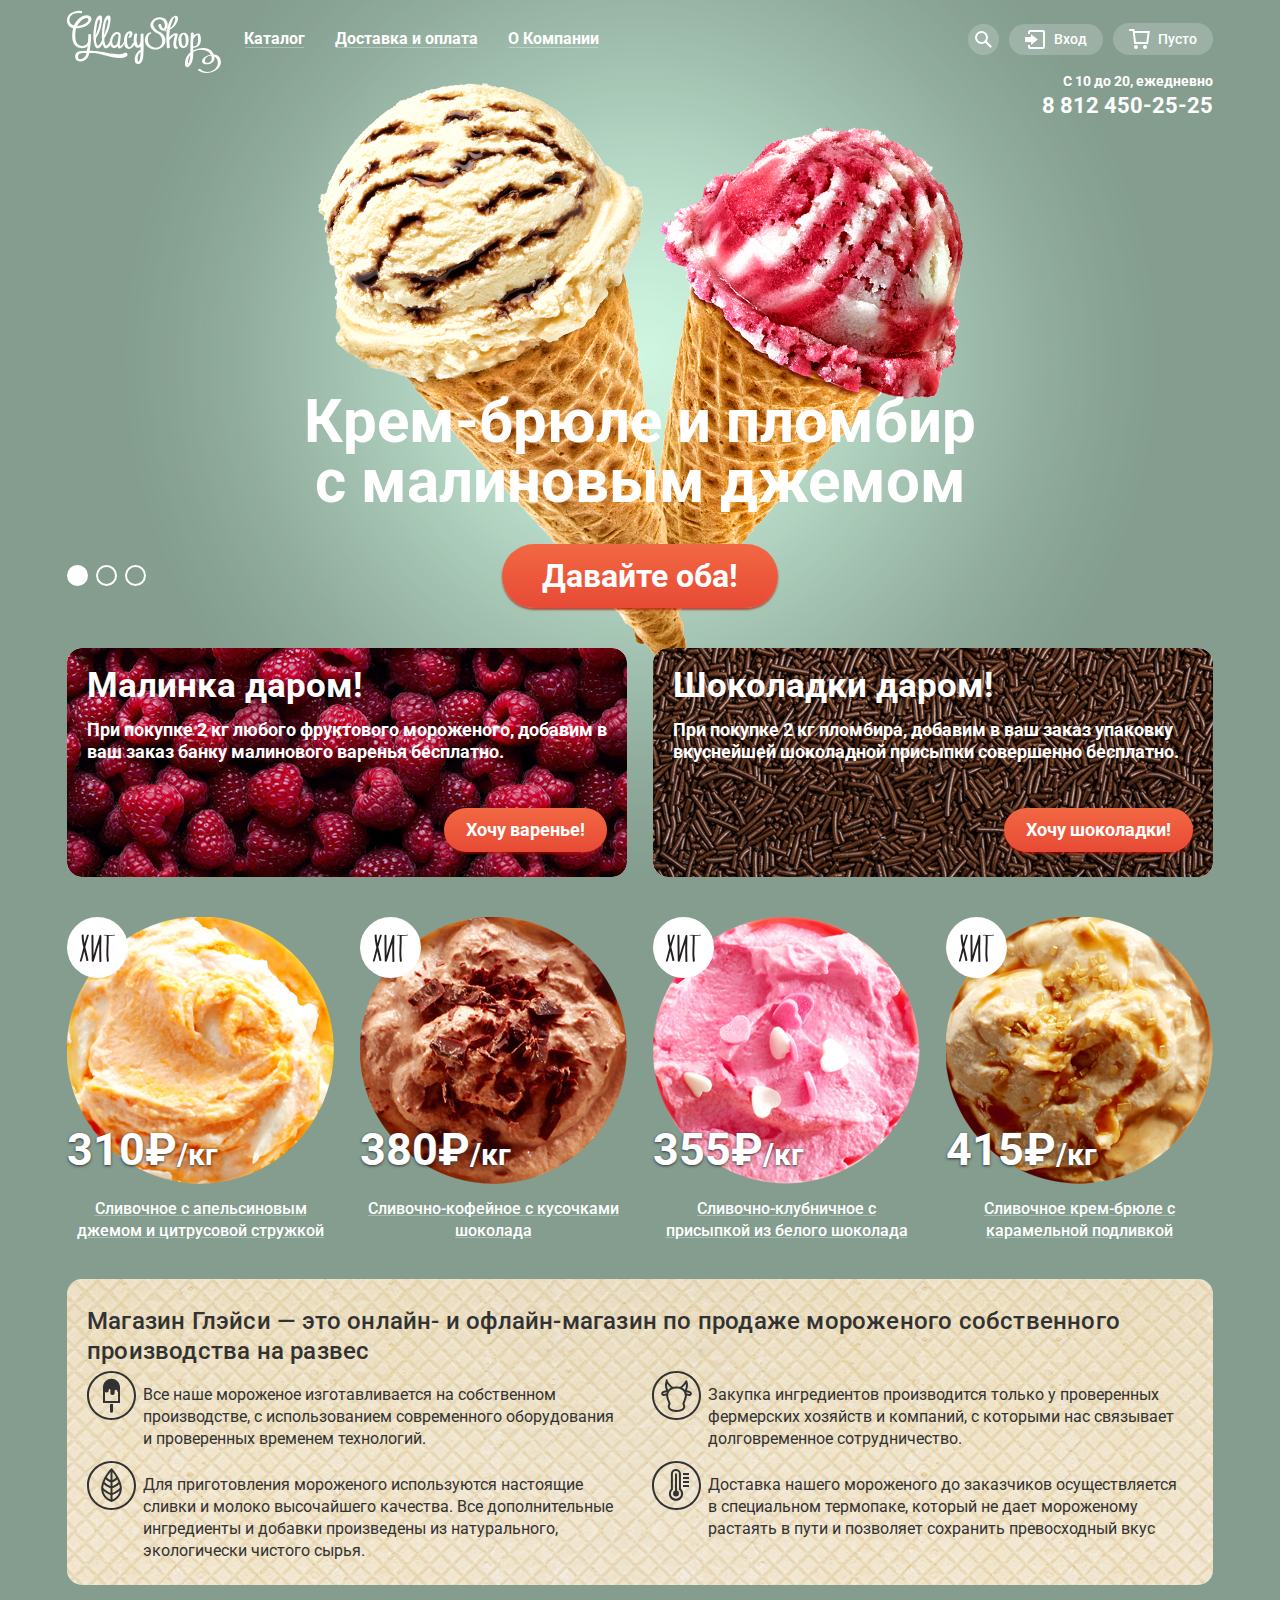
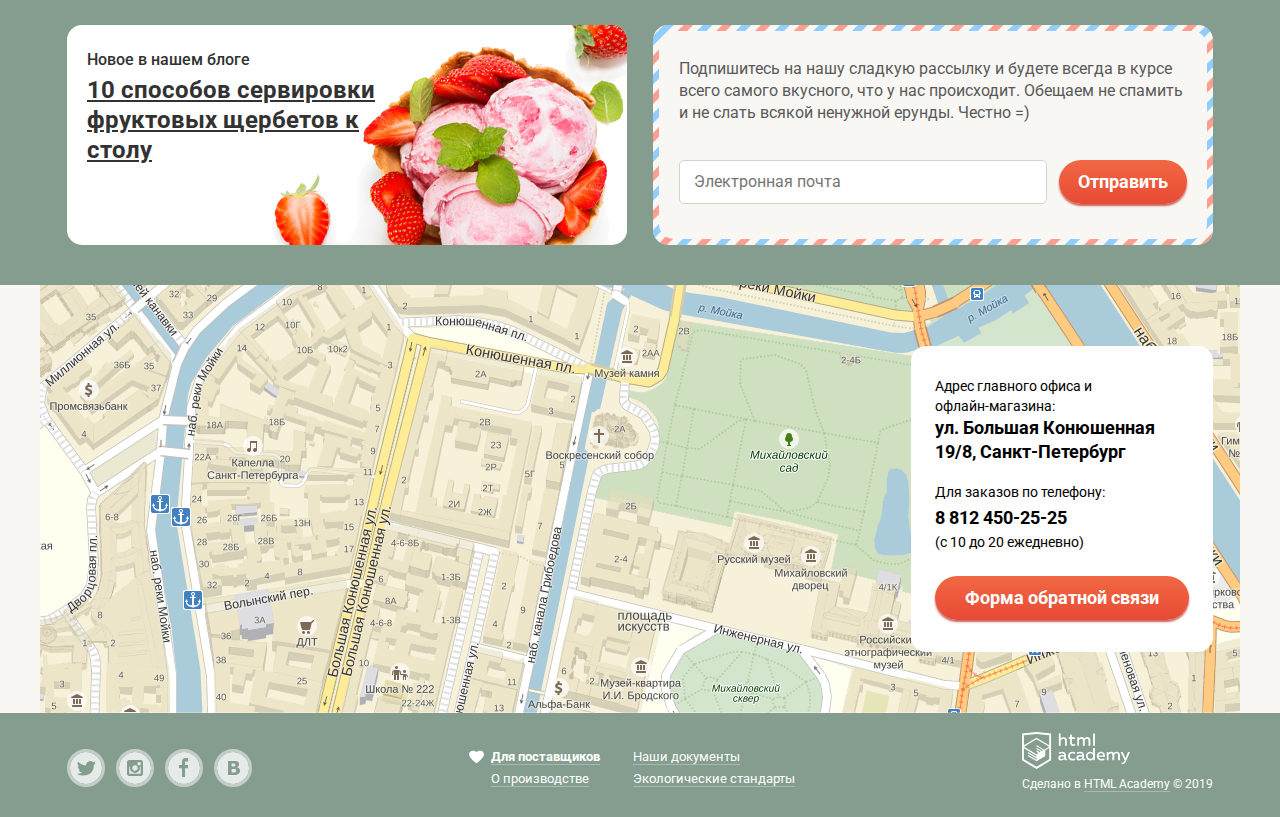
<file: index.html>
<!DOCTYPE html>
<html lang="ru">
    <head>
        <meta charset="utf-8">
        <meta name="format-detection" content="telephone=no">
        <title>HTML Academy: Глейси</title>
        <link href="https://fonts.googleapis.com/css?family=Roboto:400,500,700&amp;subset=cyrillic" rel="stylesheet">
        <link href="css/normalize.css" rel="stylesheet">
        <link href="css/style.min.css" rel="stylesheet">
    </head>
    <body>
        <input class="visually-hidden slider-input" type="radio" id="product-1" name="toggle" checked>
        <input class="visually-hidden slider-input" type="radio" id="product-2" name="toggle">
        <input class="visually-hidden slider-input" type="radio" id="product-3" name="toggle">
        <div class="slides">
            <header class="main-header container">
                <div class="center-wrapper">
                    <nav class="main-navigation">
                        <a class="main-header-logo">
                            <img src="img/icon_logo.svg" alt="Логотип магазина мороженого &quot;Глэйси&quot;" width="154" height="64">
                        </a>
                        <ul class="site-navigation">
                            <li class="site-navigation-item"><a class="site-navigation-link" href="cream.html">Каталог</a>
                                <ul class="catalog-navigation">
                                    <li class="catalog-navigation-item catalog-navigation-new">
                                        <a href="#">Новинки</a>
                                    </li>
                                    <li class="catalog-navigation-item">
                                        <a href="cream.html">Сливочное</a>
                                    </li>
                                    <li class="catalog-navigation-item">
                                        <a href="#">Щербеты</a>
                                    </li>
                                    <li class="catalog-navigation-item">
                                        <a href="#">Фруктовый лед</a>
                                    </li>
                                    <li class="catalog-navigation-item">
                                        <a href="#">Мелорин</a>
                                    </li>
                                </ul>
                            </li>
                            <li class="site-navigation-item">
                                <a class="site-navigation-link" href="#">Доставка и оплата</a>
                            </li>
                            <li class="site-navigation-item">
                                <a class="site-navigation-link" href="#">О Компании</a>
                            </li>
                        </ul>
                    </nav>
                    <div class="main-select">
                        <div class="main-select-btn">
                            <a class="main-select-link search-link" href="#">
                                <span class="visually-hidden">Поиск</span>
                                <svg xmlns="http://www.w3.org/2000/svg" xmlns:xlink="http://www.w3.org/1999/xlink" width="17" height="17" viewBox="0 0 17 17"><path fill="currentColor" d="M16.958 15.527L11.75 10.32A6.455 6.455 0 0 0 13 6.5 6.5 6.5 0 1 0 6.5 13a6.465 6.465 0 0 0 3.839-1.263l5.205 5.204 1.414-1.414zM6.5 11C4.019 11 2 8.981 2 6.5S4.019 2 6.5 2 11 4.019 11 6.5 8.981 11 6.5 11z"/></svg>
                            </a>
                            <div class="main-select-position">
                                <div class="search">
                                    <form action="/echo" method="post">
                                        <label class="visually-hidden" for="search">Поиск</label>
                                        <input class="input" type="search" name="search" placeholder="Что ищем?" id="search">
                                    </form>
                                </div>
                            </div>
                        </div>
                        <div class="main-select-btn">
                            <a class="main-select-link" href="#">
                                <svg xmlns="http://www.w3.org/2000/svg" xmlns:xlink="http://www.w3.org/1999/xlink" width="21" height="19" viewBox="0 0 21 19"><g fill="currentColor"><path d="M6 14.875L12.917 9.5 6 4.125v2.917H-.042v4.917H6z"/><path d="M18 0H5C3.9 0 3 .9 3 2v2h2V2h13v15H5v-2H3v2c0 1.1.9 2 2 2h13c1.1 0 2-.9 2-2V2c0-1.1-.9-2-2-2z"/></g></svg>
                                Вход
                            </a>
                            <div class="main-select-position">
                                <div class="login">
                                    <form class="form-login" action="/echo" method="post">
                                        <label class="visually-hidden" for="email">Электронная почта</label>
                                        <input class="input" type="email" name="email" placeholder="Электронная почта" id="email" required>
                                        <label class="visually-hidden" for="password">Пароль</label>
                                        <input class="input" type="password" name="password" placeholder="Пароль" id="password" required>
                                        <div class="form-login-btn">
                                            <button class="button" type="submit">Войти</button>
                                            <ul class="login-list">
                                                <li>
                                                    <a class="login-link" href="#">Забыли пароль?</a>
                                                </li>
                                                <li>
                                                    <a class="login-link" href="#">Новая регистрация</a>
                                                </li>
                                            </ul>
                                        </div>
                                    </form>
                                </div>
                            </div>
                        </div>
                        <a class="main-select-link" href="#">
                            <svg xmlns="http://www.w3.org/2000/svg" width="21" height="20" viewBox="0 0 21 20"><g fill="currentColor"><path d="M5.657 2.031L5.422 0H0v2h3.64l1.5 13h13.988l1.699-12.969H5.657zM17.372 13H6.922L5.888 4.031h12.66L17.372 13z"/><circle cx="6.984" cy="18" r="2"/><circle cx="15.984" cy="18" r="2"/></g></svg>
                            Пусто
                        </a>
                    </div>
                </div>
                <p class="schedule">С 10 до 20, ежедневно</p>
                <p class="phone">8 812 450-25-25</p>
            </header>
            <main class="container">
                <h1 class="visually-hidden">Gllacy Shop</h1>
                <div class="sliders">
                    <ul class="slide-list">
                        <li class="slider-item slide" id="slide1">
                            <h3 class="slide-title">Крем-брюле и пломбир с малиновым джемом</h3>
                            <a class="button slide-button" href="#">Давайте оба!</a>
                        </li>
                        <li class="slider-item slide" id="slide2">
                            <h3 class="slide-title">Шоколадный пломбир и лимонный сорбет</h3>
                            <a class="button slide-button" href="#">Давайте оба!</a>
                        </li>
                        <li class="slider-item slide" id="slide3">
                            <h3 class="slide-title">Пломбир с помадкой и клубничный щербет</h3>
                            <a class="button slide-button" href="#">Давайте оба!</a>
                        </li>
                    </ul>
                    <div class="slider-controls">
                        <label for="product-1">Первый слайд</label>
                        <label for="product-2">Второй слайд</label>
                        <label for="product-3">Третий слайд</label>
                    </div>
                </div>
                <section class="ad">
                    <h2 class="visually-hidden">Акции</h2>
                    <ul class="ad-list">
                        <li class="ad-back ad-raspberry">
                            <h3>Малинка даром!</h3>
                            <p>При покупке 2 кг любого фруктового мороженого, добавим в ваш заказ банку малинового варенья бесплатно.</p>
                            <p class="ad-button"><a class="button-link button" href="#">Хочу варенье!</a></p>
                        </li>
                        <li class="ad-back ad-chocolate">
                            <h3>Шоколадки даром!</h3>
                            <p>При покупке 2 кг пломбира, добавим в ваш заказ упаковку вкуснейшей шоколадной присыпки совершенно бесплатно.</p>
                            <p class="ad-button"><a class="button-link button" href="#">Хочу шоколадки!</a></p>
                        </li>
                    </ul>
                </section>
                <section class="hit">
                    <h2 class="visually-hidden">Хит каталог мороженого</h2>
                    <ul class="cream-list">
                        <li class="cream-item cream-item-hit">
                            <img src="img/icecream-01.png" alt="" width="267" height="267">
                            <p class="coast">310&#8381;<span class="coast-kg">/кг</span></p>
                            <a class="cream-item-title" href="#">Сливочное с апельсиновым джемом и цитрусовой стружкой</a>
                            <a class="button cream-item-btn" href="#">Быстрый просмотр</a>
                        </li>
                        <li class="cream-item cream-item-hit">
                            <img src="img/icecream-04.png" alt="" width="267" height="267">
                            <p class="coast">380&#8381;<span class="coast-kg">/кг</span></p>
                            <a class="cream-item-title" href="#">Сливочно-кофейное с кусочками шоколада</a>
                            <a class="button cream-item-btn" href="#">Быстрый просмотр</a>
                        </li>
                        <li class="cream-item cream-item-hit">
                            <img src="img/icecream-07.png" alt="" width="267" height="267">
                            <p class="coast">355&#8381;<span class="coast-kg">/кг</span></p>
                            <a class="cream-item-title" href="#">Сливочно-клубничное с присыпкой из белого шоколада</a>
                            <a class="button cream-item-btn" href="#">Быстрый просмотр</a>
                        </li>
                        <li class="cream-item cream-item-hit">
                            <img src="img/icecream-10.png" alt="" width="267" height="267">
                            <p class="coast">415&#8381;<span class="coast-kg">/кг</span></p>
                            <a class="cream-item-title" href="#">Сливочное крем-брюле с карамельной подливкой</a>
                            <a class="button cream-item-btn" href="#">Быстрый просмотр</a>
                        </li>
                    </ul>
                </section>
                <article class="description-gllacy">
                    <h2>Магазин Глэйси &mdash; это онлайн- и офлайн-магазин по продаже мороженого собственного производства на развес</h2>
                    <ul class="features-list">
                        <li class="feature-item">
                            <svg xmlns="http://www.w3.org/2000/svg" width="49" height="49" viewBox="0 0 49 49"><g fill="#323232"><path d="M24.5 0C10.969 0 0 10.969 0 24.5S10.969 49 24.5 49 49 38.031 49 24.5 38.031 0 24.5 0zm0 47C12.093 47 2 36.906 2 24.5 2 12.093 12.093 2 24.5 2 36.906 2 47 12.093 47 24.5 47 36.906 36.906 47 24.5 47z"/><path d="M24.5 7.625c-4.355 0-7.94 3.278-8.436 7.5H16v16.917h17V15.125h-.063c-.497-4.222-4.082-7.5-8.437-7.5zM31 30.042H18v-9.257c.275.337.705.631 1.542.631 1.292 0 2.125-.713 2.125-1.625v-.875a.854.854 0 1 1 1.708 0c0 .009-.005.017-.005.025 0 .007.005.01.005.017v3.292s-.031 1.833 2.125 1.833c2.109 0 2.125-1.75 2.125-1.75v-2.25h.001l-.001-.005a1.344 1.344 0 0 1 2.688 0c0 .031.021.088.021.088s.034.609.667.894v8.982zM23 40.125a1.5 1.5 0 1 0 3 0V33h-3v7.125z"/></g></svg>
                            Все наше мороженое изготавливается на собственном производстве, с использованием современного оборудования и проверенных временем технологий.
                        </li>
                        <li class="feature-item">
                            <svg xmlns="http://www.w3.org/2000/svg" width="49" height="49" viewBox="0 0 49 49"><g fill="#323232"><path d="M24.5 0C10.969 0 0 10.969 0 24.5S10.969 49 24.5 49 49 38.031 49 24.5 38.031 0 24.5 0zm0 47C12.093 47 2 36.906 2 24.5 2 12.093 12.093 2 24.5 2 36.906 2 47 12.093 47 24.5 47 36.906 36.906 47 24.5 47z"/><path d="M34.811 19.342c.86-1.711 1.88-4.987.433-9.482a1 1 0 0 0-1.825-.182c-1.271 2.268-4.038 5.927-6.047 6.094-.03.002-.054.019-.083.024A16.242 16.242 0 0 0 24.5 15.5c-.103 0-1.311.009-2.801.292-.025-.004-.045-.019-.071-.021-2.004-.167-4.773-3.827-6.048-6.095a1 1 0 1 0-1.824.183c-1.448 4.494-.427 7.771.433 9.482-1.744.22-3.954.777-4.757 2.188-.388.682-.38 1.464.024 2.201.514.939 1.399 1.245 2.334 1.245.816 0 1.668-.233 2.349-.482-.004.54.026 1.08.129 1.612.288 1.496 1.131 3.636 1.748 5.197.188.479.396 1.004.509 1.324-.235.614-.672 1.812-.766 2.484-.112.801.114 2.147 1.121 3.306 1.443 1.659 4.006 2.5 7.619 2.5 3.612 0 6.176-.841 7.619-2.5 1.007-1.158 1.233-2.505 1.121-3.306-.094-.673-.53-1.87-.767-2.484.114-.319.32-.843.509-1.32.617-1.563 1.462-3.704 1.75-5.201a8.483 8.483 0 0 0 .135-1.61c.679.248 1.528.48 2.342.48.936 0 1.82-.306 2.334-1.245.404-.737.412-1.519.024-2.201-.801-1.41-3.011-1.967-4.755-2.187zm-.953-6.634c.428 3.06-.477 5.157-1.031 6.112a9.905 9.905 0 0 0-.798-.872c-.544-.526-1.199-.934-1.891-1.258 1.483-1.051 2.801-2.673 3.72-3.982zm-18.716.002c.916 1.304 2.229 2.919 3.706 3.97-.701.329-1.359.744-1.892 1.283-.276.279-.533.57-.771.872-.549-.943-1.468-3.054-1.043-6.125zM11.21 22.77c-.089-.163-.063-.21-.04-.25.223-.391 1.387-1.006 3.609-1.233-.116.29-.217.582-.302.878-1.265.673-2.998 1.091-3.267.605zm21.558 2.959c-.252 1.313-1.058 3.354-1.646 4.844-.398 1.01-.609 1.552-.683 1.877l-.066.302.114.287c.283.71.711 1.908.772 2.351.001.009.096.858-.649 1.716-.72.826-2.363 1.812-6.11 1.812-3.747 0-5.391-.986-6.11-1.812-.746-.857-.651-1.707-.65-1.716.062-.441.489-1.641.772-2.352l.114-.286-.066-.302c-.072-.326-.284-.869-.683-1.881-.587-1.489-1.392-3.528-1.645-4.841-.422-2.198.379-4.575 2.145-6.358 1.513-1.528 4.933-1.868 6.123-1.871 1.166 0 4.539.339 6.139 1.886 2.081 2.014 2.465 4.597 2.129 6.344zm5.021-2.959c-.263.479-1.974.07-3.238-.592a9.437 9.437 0 0 0-.297-.888c2.198.23 3.354.84 3.575 1.229.024.041.05.087-.04.251z"/></g></svg>
                            Закупка ингредиентов производится только у проверенных фермерских хозяйств и компаний, с которыми нас связывает долговременное сотрудничество.
                        </li>
                        <li class="feature-item">
                            <svg xmlns="http://www.w3.org/2000/svg" width="49" height="49" viewBox="0 0 49 49"><g fill="#323232"><path d="M24.5 0C10.969 0 0 10.969 0 24.5S10.969 49 24.5 49 49 38.031 49 24.5 38.031 0 24.5 0zm0 47C12.093 47 2 36.906 2 24.5 2 12.093 12.093 2 24.5 2 36.906 2 47 12.093 47 24.5 47 36.906 36.906 47 24.5 47z"/><path d="M34.807 26.756c-.45-9.493-9.197-18.693-9.586-19.097-.015-.015-.033-.023-.048-.037a.942.942 0 0 0-.118-.09.945.945 0 0 0-.13-.077c-.018-.009-.032-.022-.051-.03-.027-.011-.056-.011-.083-.02a.898.898 0 0 0-.297-.044c-.045 0-.089.002-.134.008a.957.957 0 0 0-.158.038c-.025.008-.052.008-.076.018-.018.007-.031.021-.049.029a.896.896 0 0 0-.133.079.95.95 0 0 0-.118.091c-.015.013-.033.021-.046.036-.389.404-9.14 9.608-9.587 19.105-.008.067-.017.133-.011.202-.013.363-.017.727-.003 1.091.369 10.256 9.978 12.82 10.075 12.845a.995.995 0 0 0 .494 0c.097-.024 9.706-2.589 10.074-12.845.013-.363.009-.727-.003-1.089.006-.073-.004-.142-.012-.213zM16.783 23.25c2.219 2.058 5.368 3.521 6.717 4.091v4.552c-2.448-1.196-6.219-3.341-7.302-5.228a17.06 17.06 0 0 1 .585-3.415zm2.024-5.096c1.513 1.688 3.602 2.646 4.693 3.059v3.94c-1.654-.76-4.424-2.216-6.016-4.043a29.164 29.164 0 0 1 1.323-2.956zm12.711 2.954c-1.59 1.824-4.362 3.283-6.018 4.044v-3.939c1.092-.413 3.183-1.372 4.695-3.062.489.949.935 1.94 1.323 2.957zM25.5 19.047v-8.008a45.239 45.239 0 0 1 3.651 5.229c-.953 1.374-2.536 2.276-3.651 2.779zm0 12.846v-4.552c1.35-.569 4.499-2.034 6.719-4.092.305 1.128.515 2.273.584 3.417-1.083 1.883-4.855 4.029-7.303 5.227zm-2-12.843c-1.113-.5-2.694-1.399-3.649-2.779a45.379 45.379 0 0 1 3.649-5.229v8.008zm-7.117 10.775c2.328 1.983 5.69 3.629 7.117 4.281v4.403c-2.092-.904-6.162-3.331-7.117-8.684zm9.117 8.696v-4.415c1.428-.653 4.792-2.3 7.121-4.284-.95 5.411-5.02 7.813-7.121 8.699z"/></g></svg>
                            Для приготовления мороженого используются настоящие сливки и молоко высочайшего качества. Все дополнительные ингредиенты и добавки произведены из натурального, экологически чистого сырья.
                        </li>
                        <li class="feature-item">
                            <svg xmlns="http://www.w3.org/2000/svg" width="49" height="49" viewBox="0 0 49 49"><g fill="#323232"><path d="M24.5 0C10.969 0 0 10.969 0 24.5S10.969 49 24.5 49 49 38.031 49 24.5 38.031 0 24.5 0zm0 47C12.093 47 2 36.906 2 24.5 2 12.093 12.093 2 24.5 2 36.906 2 47 12.093 47 24.5 47 36.906 36.906 47 24.5 47z"/><path d="M28.938 13.125c0-2.774-2.257-5.031-5.031-5.031s-5.031 2.257-5.031 5.031v14.64a7.042 7.042 0 0 0-2 4.923c0 3.929 3.196 7.125 7.125 7.125s7.125-3.196 7.125-7.125a7.127 7.127 0 0 0-2.188-5.126V13.125zm.187 19.563a5.126 5.126 0 0 1-10.25 0c0-1.647.792-3.098 2-4.035V13.125a3.031 3.031 0 1 1 6.062 0v15.372a5.114 5.114 0 0 1 2.188 4.191z"/><path d="M25 29.559V13.188a1 1 0 1 0-2 0v16.371a2.99 2.99 0 0 0-2 2.816 3 3 0 1 0 6 0 2.99 2.99 0 0 0-2-2.816zM31 12h6v2h-6zM31 16h6v2h-6zM31 20h6v2h-6zM31 24h6v2h-6z"/></g></svg>
                            Доставка нашего мороженого до заказчиков осуществляется в специальном термопаке, который не дает мороженому растаять в пути и позволяет сохранить превосходный вкус
                        </li>
                    </ul>
                </article>
                <div class="blog-mailing">
                    <article class="blog">
                        <h2>Новое в нашем блоге</h2>
                        <p><a class="link-black" href="#">10 способов сервировки фруктовых щербетов к столу</a></p>
                    </article>
                    <section class="mailing">
                        <div class="mailing-bg">
                            <h2 class="visually-hidden">Рассылка</h2>
                            <p>Подпишитесь на нашу сладкую рассылку и будете всегда в курсе всего самого вкусного, что у нас происходит. Обещаем не спамить и не слать всякой ненужной ерунды. Честно =)</p>
                            <form action="/echo" method="post" class="mailing-form">
                                <label class="visually-hidden" for="mail">Электронная почта</label>
                                <input class="input" type="email" name="email" placeholder="Электронная почта" id="mail" required>
                                <button class="button" type="submit">Отправить</button>
                            </form>
                        </div>
                    </section>
                </div>
            </main>
            <section class="map">
                <div class="container map-adr">
                    <section class="address">
                        <h2 class="visually-hidden">Адрес</h2>
                        <p class="address-title">Адрес главного офиса и офлайн-магазина:</p>
                        <p class="address-street"><strong>ул. Большая Конюшенная 19/8, Санкт-Петербург</strong></p>
                        <p>Для заказов по телефону:</p>
                        <p class="address-phone"><strong>8 812 450-25-25</strong></p>
                        <p>(с 10 до 20 ежедневно)</p>
                        <div class="address-feedback">
                            <a class="button-link button" href="#">Форма обратной связи</a>
                        </div>
                    </section>
                </div>
                <iframe class="map-google" src="https://www.google.com/maps/embed?pb=!1m18!1m12!1m3!1d1998.6036253003276!2d30.32085871630257!3d59.9387191690539!2m3!1f0!2f0!3f0!3m2!1i1024!2i768!4f13.1!3m3!1m2!1s0x4696310fca145cc1%3A0x42b32648d8238007!2z0JHQvtC70YzRiNCw0Y8g0JrQvtC90Y7RiNC10L3QvdCw0Y8g0YPQuy4sIDE5LzgsINCh0LDQvdC60YIt0J_QtdGC0LXRgNCx0YPRgNCzLCAxOTExODY!5e0!3m2!1sru!2sru!4v1551092804604" width="1200" height="430" allowfullscreen>
                </iframe>
            </section>
            <footer class="main-footer container">
                <div class="center-wrapper">
                    <ul class="footer-social-btn">
                        <li>
                            <a class="social-button" href="#">
                                <span class="visually-hidden">Twitter</span>
                                <svg xmlns="http://www.w3.org/2000/svg" width="32" height="32" viewBox="0 0 32 32"><path fill="currentColor" d="M16 0C7.164 0 0 7.164 0 16c0 8.837 7.164 16 16 16 8.837 0 16-7.163 16-16 0-8.836-7.163-16-16-16zm7.944 12.809c-.251 6.516-3.463 10.832-10.992 10.702h-.486c-.447 0-4.543-.443-5.344-1.823 2.479.19 4.247-.406 5.12-1.136-1.048-.289-2.923-.461-3.251-2.848.384.104.618.221 1.299.113-1.307-.824-2.758-1.519-2.679-3.643.311.317 1.164.518 1.46.457-.768-.233-2.149-3.244-.974-4.781 1.984 1.79 4.075 3.482 7.804 3.643.227-2.214 1.24-3.699 3.168-4.325 1.84-.479 3.255.26 3.901 1.138.737-.224 1.453-.466 2.193-.685-.004.833-.569 1.463-.935 1.709.747.165 1.423-.475 1.423-.475-.184.963-1.094 1.725-1.707 1.954z"/></svg>
                            </a>
                        </li>
                        <li>
                            <a class="social-button" href="#">
                                <span class="visually-hidden">Instagram</span>
                                <svg xmlns="http://www.w3.org/2000/svg" width="32" height="32" viewBox="0 0 32 32"><g fill="currentColor"><path d="M20.916 16a4.938 4.938 0 1 1-9.877 0c0-.394.051-.773.138-1.14h-.897v6.838h11.396V14.86h-.897c.086.367.137.746.137 1.14z"/><path d="M15.978 18.659c1.466 0 2.659-1.193 2.659-2.659s-1.193-2.659-2.659-2.659c-1.466 0-2.659 1.193-2.659 2.659s1.192 2.659 2.659 2.659zM18.637 10.302h3.039v3.039h-3.039z"/><path d="M16 0C7.164 0 0 7.164 0 16c0 8.837 7.164 16 16 16 8.837 0 16-7.163 16-16 0-8.836-7.163-16-16-16zm7.955 21.698a2.285 2.285 0 0 1-2.279 2.279H10.279A2.285 2.285 0 0 1 8 21.698V10.302a2.286 2.286 0 0 1 2.279-2.279h11.396a2.286 2.286 0 0 1 2.279 2.279v11.396z"/></g></svg>
                            </a>
                        </li>
                        <li>
                            <a class="social-button" href="#">
                                <span class="visually-hidden">Facebook</span>
                                <svg xmlns="http://www.w3.org/2000/svg" width="32" height="32" viewBox="0 0 32 32"><path fill="currentColor" d="M16 0C7.164 0 0 7.163 0 16s7.164 16 16 16c8.837 0 16-7.164 16-16S24.837 0 16 0zm4.062 9.455h-3.021v3.444h3.021v3.445h-3.021v8.61H14.02v-8.61H11v-3.445h3.021V9.455c0-1.902 1.353-3.445 3.021-3.445h3.021v3.445z"/></svg>
                            </a>
                        </li>
                        <li>
                            <a class="social-button" href="#">
                                <span class="visually-hidden">Вконтакте</span>
                                <svg xmlns="http://www.w3.org/2000/svg" width="32" height="32" viewBox="0 0 32 32"><g fill="currentColor"><path d="M16.637 14.495c.402-.019.719-.082.951-.188.326-.145.54-.33.641-.559.101-.229.15-.496.15-.797 0-.232-.058-.465-.174-.697-.116-.232-.322-.405-.617-.517-.264-.1-.592-.155-.984-.165a76.242 76.242 0 0 0-1.652-.014h-.339v2.965h.565c.571 0 1.057-.009 1.459-.028zM18.118 17.084c-.282-.081-.672-.125-1.166-.132a127.97 127.97 0 0 0-1.55-.009h-.79v3.493h.264c1.014 0 1.74-.003 2.18-.009a3.2 3.2 0 0 0 1.212-.245c.377-.157.633-.364.774-.625s.214-.562.214-.9c0-.446-.088-.788-.261-1.03-.17-.241-.464-.423-.877-.543z"/><path d="M16 0C7.164 0 0 7.164 0 16c0 8.837 7.164 16 16 16 8.837 0 16-7.163 16-16 0-8.836-7.163-16-16-16zm6.602 20.531a3.73 3.73 0 0 1-1.124 1.327c-.552.415-1.161.71-1.823.886s-1.501.264-2.519.264h-6.121V8.987h5.443c1.13 0 1.957.038 2.48.113a5.126 5.126 0 0 1 1.561.5c.533.27.929.632 1.189 1.087.26.455.392.975.392 1.558 0 .678-.179 1.278-.536 1.795-.358.518-.863.92-1.517 1.208v.075c.917.182 1.642.559 2.179 1.13.537.571.807 1.325.807 2.261 0 .678-.138 1.283-.411 1.817z"/></g></svg>
                            </a>
                        </li>
                    </ul>
                    <section class="documents">
                        <ul class="documents-list">
                            <li class="documents-item">
                                <b>
                                    <a href="#">
                                        <svg xmlns="http://www.w3.org/2000/svg" width="15" height="13" viewBox="0 0 15 13"><path fill="currentColor" d="M10.799 0c-1.35 0-2.551.65-3.3 1.661A4.097 4.097 0 0 0 4.199 0C1.875 0 0 1.806 0 4.044 0 7.223 7.499 13 7.499 13s7.499-5.777 7.499-8.956C14.998 1.806 13.123 0 10.799 0z"/></svg>
                                        Для поставщиков
                                    </a>
                                </b>
                            </li>
                            <li class="documents-item">
                                <a href="#">Наши документы</a>
                            </li>
                            <li class="documents-item">
                                <a href="#">О производстве</a>
                            </li>
                            <li class="documents-item">
                                <a href="#">Экологические стандарты</a>
                            </li>
                        </ul>
                    </section>
                    <div class="footer-copyright">
                        <div>
                            <p class="footer-copyright-logo">
                                <a class="copyright-logo" href="https://htmlacademy.ru/intensive/htmlcss">
                                    <img src="img/icon_logo-htmlacademy.svg" alt="HTML Academy" width="108" height="39">
                                </a>
                            </p>
                            <p>Сделано в <a class="documents-link" href="https://htmlacademy.ru/intensive/htmlcss">HTML Academy</a> &copy; 2019</p>
                        </div>
                    </div>
                </div>
            </footer>
        </div>
        <section class="modal-feedback">
            <h2 class="visually-hidden">Обратная связь</h2>
            <p>Мы обязательно вам ответим!</p>
            <form class="modal-feedback-send" action="/echo" method="post">
                <label class="visually-hidden" for="name">Имя</label>
                <input class="input" type="text" name="name" id="name" placeholder="Как вас зовут?" autofocus>
                <label class="visually-hidden" for="modal-email">Электронная почта</label>
                <input class="input" type="email" name="email" id="modal-email" placeholder="Ваша почта для ответа?">
                <label class="visually-hidden" for="modal-text">Текст отзыва</label>
                <textarea rows="5" name="modal-text" id="modal-text" placeholder="Напишите что-нибудь..."></textarea>
                <p><button class="button" type="submit">Отправить</button></p>
            </form>
            <button class="modal-close" type="button" >Закрыть</button>
        </section>
        <div class="overlay"></div>
        <script src="js/script.min.js"></script>
    </body>
</html>
</file>
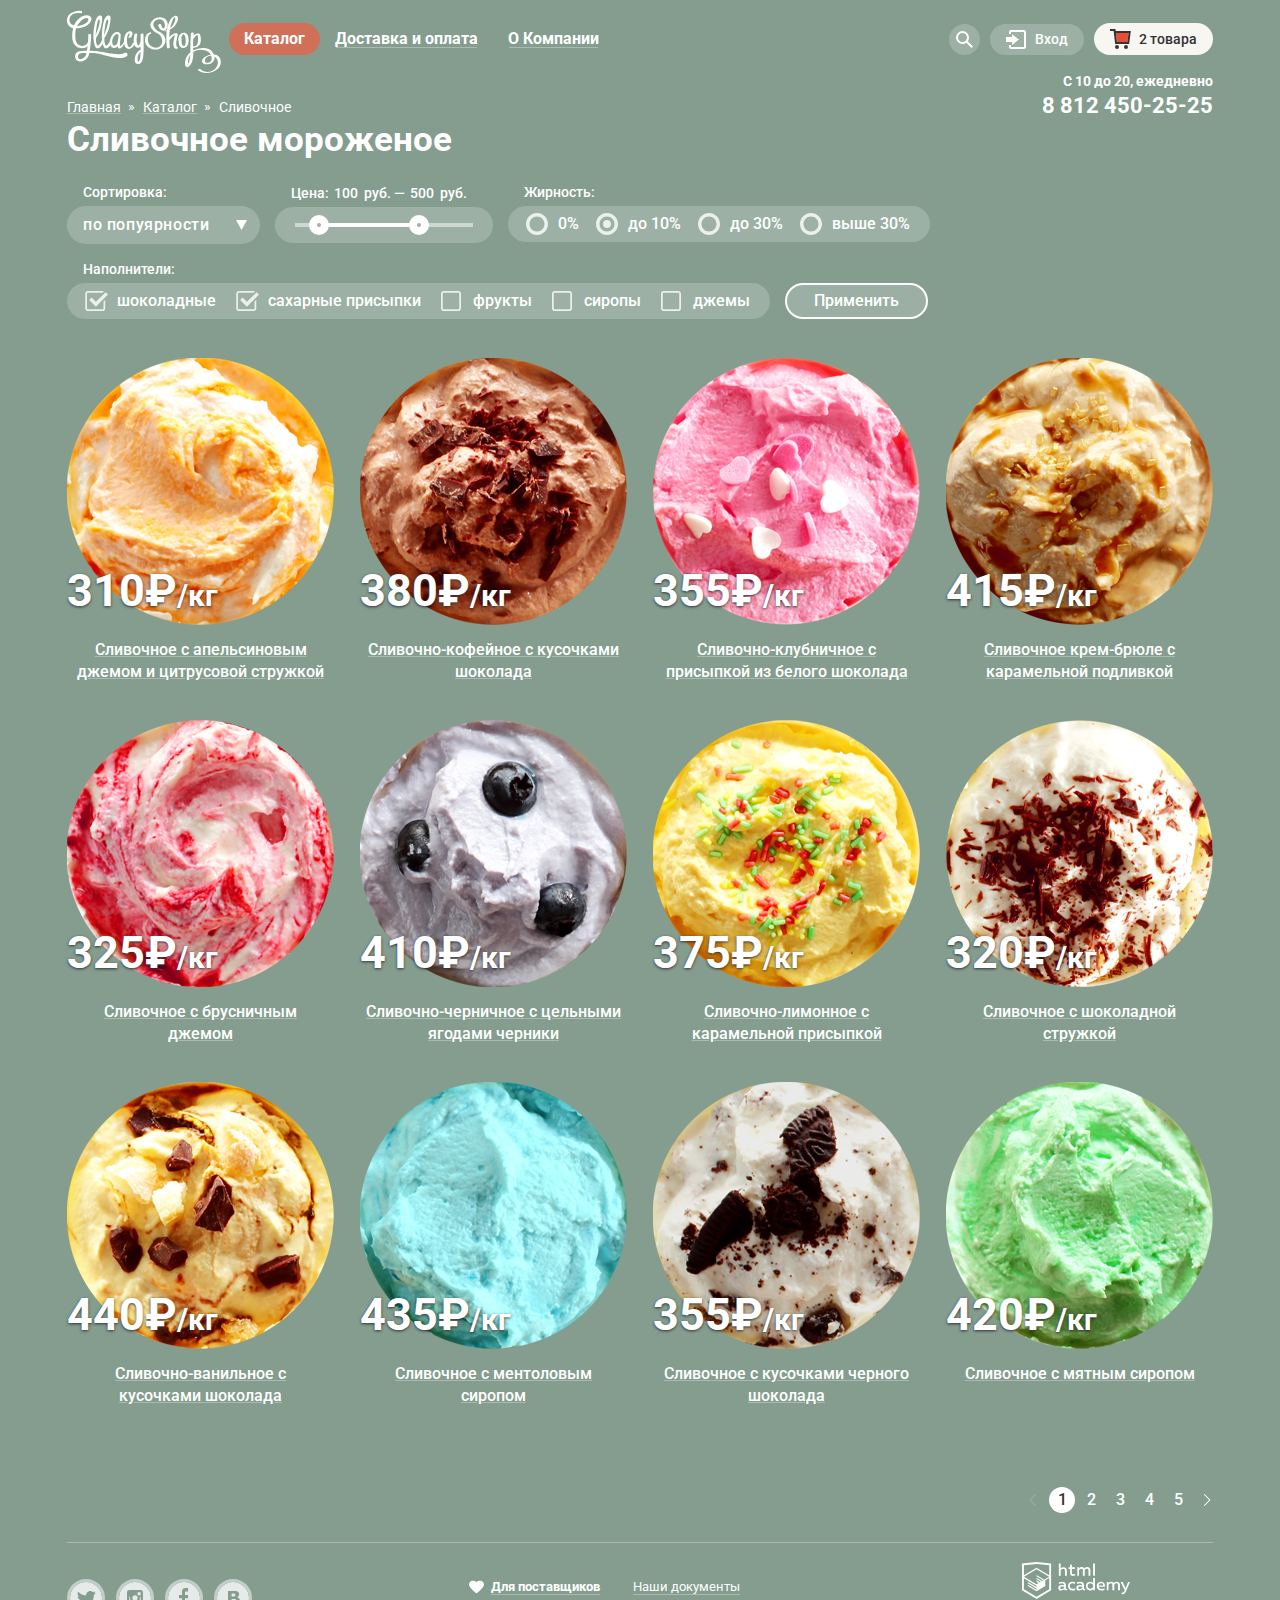
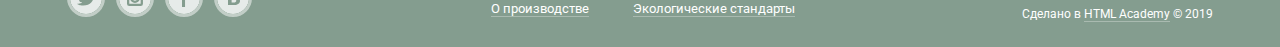
<file: cream.html>
<!DOCTYPE html>
<html lang="ru">
    <head>
        <meta charset="utf-8">
        <meta name="format-detection" content="telephone=no">
        <title>HTML Academy: Глейси</title>
        <link href="https://fonts.googleapis.com/css?family=Roboto:400,500,700&amp;subset=cyrillic" rel="stylesheet">
        <link href="css/normalize.css" rel="stylesheet">
        <link href="css/style.min.css" rel="stylesheet">
    </head>
    <body>
        <header class="main-header container">
            <div class="center-wrapper">
                <nav class="main-navigation">
                    <a class="main-header-logo" href="index.html">
                        <img src="img/icon_logo.svg" alt="Логотип магазина мороженого &quot;Глэйси&quot;" width="154" height="64">
                    </a>
                    <ul class="site-navigation">
                        <li class="site-navigation-item">
                            <a class="site-navigation-link site-navigation-catalog" href="cream.html">Каталог</a>
                            <ul class="catalog-navigation">
                                <li class="catalog-navigation-item">
                                    <a href="#">Новинки</a>
                                </li>
                                <li class="catalog-navigation-item">
                                    <a class="catalog-current" href="cream.html">Сливочное</a>
                                </li>
                                <li class="catalog-navigation-item">
                                    <a href="#">Щербеты</a>
                                </li>
                                <li class="catalog-navigation-item">
                                    <a href="#">Фруктовый лед</a>
                                </li>
                                <li class="catalog-navigation-item">
                                    <a href="#">Мелорин</a>
                                </li>
                            </ul>
                        </li>
                        <li class="site-navigation-item">
                            <a class="site-navigation-link" href="#">Доставка и оплата</a>
                        </li>
                        <li class="site-navigation-item">
                            <a class="site-navigation-link" href="#">О Компании</a>
                        </li>
                    </ul>
                </nav>
                <div class="main-select">
                    <div class="main-select-btn">
                        <a class="main-select-link search-link" href="#">
                            <span class="visually-hidden">Поиск</span>
                            <svg xmlns="http://www.w3.org/2000/svg" xmlns:xlink="http://www.w3.org/1999/xlink" width="17" height="17" viewBox="0 0 17 17"><path fill="currentColor" d="M16.958 15.527L11.75 10.32A6.455 6.455 0 0 0 13 6.5 6.5 6.5 0 1 0 6.5 13a6.465 6.465 0 0 0 3.839-1.263l5.205 5.204 1.414-1.414zM6.5 11C4.019 11 2 8.981 2 6.5S4.019 2 6.5 2 11 4.019 11 6.5 8.981 11 6.5 11z"/></svg>
                        </a>
                        <div class="main-select-position">
                            <div class="search">
                                <form action="/echo" method="post">
                                    <label class="visually-hidden" for="search">Поиск</label>
                                    <input class="input" type="search" name="search" placeholder="Что ищем?" id="search">
                                </form>
                            </div>
                        </div>
                    </div>
                    <div class="main-select-btn">
                        <a class="main-select-link" href="#">
                            <svg xmlns="http://www.w3.org/2000/svg" xmlns:xlink="http://www.w3.org/1999/xlink" width="21" height="19" viewBox="0 0 21 19"><g fill="currentColor"><path d="M6 14.875L12.917 9.5 6 4.125v2.917H-.042v4.917H6z"/><path d="M18 0H5C3.9 0 3 .9 3 2v2h2V2h13v15H5v-2H3v2c0 1.1.9 2 2 2h13c1.1 0 2-.9 2-2V2c0-1.1-.9-2-2-2z"/></g></svg>Вход
                        </a>
                        <div class="main-select-position">
                            <div class="login">
                                <form class="form-login" action="/echo" method="post">
                                    <label class="visually-hidden" for="email">Электронная почта</label>
                                    <input class="input" type="email" name="email" placeholder="Электронная почта" id="email">
                                    <label class="visually-hidden" for="password">Пароль</label>
                                    <input class="input" type="password" name="password" placeholder="Пароль" id="password">
                                    <div class="form-login-btn">
                                        <button class="button" type="submit">Войти</button>
                                        <ul class="login-list">
                                            <li>
                                                <a class="login-link" href="#">Забыли пароль?</a>
                                            </li>
                                            <li>
                                                <a class="login-link" href="#">Новая регистрация</a>
                                            </li>
                                        </ul>
                                    </div>
                                </form>
                            </div>
                        </div>
                    </div>
                    <div class="main-select-btn">
                        <a class="main-select-link cart" href="#">
                            <svg xmlns="http://www.w3.org/2000/svg" width="21" height="20" viewBox="0 0 21 20"><path fill="#E84D37" d="M5.888 4.031L6.922 13h10.45l1.176-8.969z"/><circle fill="#343434" cx="6.984" cy="18" r="2"/><circle fill="#343434" cx="15.984" cy="18" r="2"/><path fill="#343434" d="M5.657 2.031L5.422 0H0v2h3.64l1.5 13h13.988l1.699-12.969H5.657zM17.372 13H6.922L5.888 4.031h12.66L17.372 13z"/></svg>
                            2 товара
                        </a>
                        <div class="main-select-position">
                            <div class="cart-full">
                                <table class="cart-position">
                                    <tr>
                                        <td>
                                            <a class="cart-position-delete" href="#">
                                                <svg xmlns="http://www.w3.org/2000/svg" width="11" height="11" viewBox="0 0 11 11"><title>Удалить</title><path fill="currentColor" d="M10.979.728l-.708-.707L5.5 4.792.729.021.021.728 4.793 5.5.021 10.271l.707.708L5.5 6.207l4.771 4.772.708-.708L6.207 5.5z"/></svg>
                                            </a>
                                        </td>
                                        <td>
                                            <img src="img/cream1.png" alt="" width="33" height="33">
                                        </td>
                                        <td class="cart-position-name">
                                            <a class="link-black" href="#">Пломбир с апельсиновым джемом</a>
                                        </td>
                                        <td>
                                            1,5 кг x <span class="cost-rub">200 руб.</span>
                                        </td>
                                        <td>
                                            300 руб.
                                        </td>
                                    </tr>
                                    <tr>
                                        <td>
                                            <a class="cart-position-delete" href="#">
                                                <svg xmlns="http://www.w3.org/2000/svg" width="11" height="11" viewBox="0 0 11 11"><title>Удалить</title><path fill="currentColor" d="M10.979.728l-.708-.707L5.5 4.792.729.021.021.728 4.793 5.5.021 10.271l.707.708L5.5 6.207l4.771 4.772.708-.708L6.207 5.5z"/></svg>
                                            </a>
                                        </td>
                                        <td>
                                            <img src="img/cream2.png" alt="" width="33" height="33">
                                        </td>
                                        <td class="cart-position-name">
                                            <a class="link-black" href="#">Клубничный пломбир с присыпкой из белого шоколада</a>
                                        </td>
                                        <td>
                                            1,5 кг x <span class="cost-rub">300 руб.</span>
                                        </td>
                                        <td>
                                            450 руб.
                                        </td>
                                    </tr>
                                </table>
                                <p class="cart-full-total">Итого: 750 руб.</p>
                                <a href="#" class="button-link button">Оформить заказ</a>
                            </div>
                        </div>
                    </div>
                </div>
            </div>
            <p class="schedule">С 10 до 20, ежедневно</p>
            <p class="phone">8 812 450-25-25</p>
        </header>
        <main class="container">
            <ul class="breadcrumbs">
                <li><a class="breadcrumbs-link" href="index.html">Главная</a></li>
                <li><a class="breadcrumbs-link" href="#">Каталог</a></li>
                <li class="breadcrumbs-current">Сливочное</li>
            </ul>
            <h1 class="cream-ice">Сливочное мороженое</h1>
            <section class="filters">
                <h2 class="visually-hidden">Фильтр мороженого</h2>
                <form class="filter" action="/echo" method="get">
                    <fieldset>
                        <legend>Сортировка:</legend>
                        <select class="filter-sort">
                            <option selected>по попуярности</option>
                            <option>сначала недорогие</option>
                            <option>сначала дорогие</option>
                            <option>по жирности</option>
                        </select>
                    </fieldset>
                    <fieldset class="filter-range">
                        <div class="filter-range-title">Цена: <label><input type="text" name="min-price" value="100"></label> руб. &mdash; <label><input type="text" name="max-price" value="500"></label> руб.</div>
                        <div class="range-controls">
                            <div class="scale">
                                <div class="bar"></div>
                            </div>
                            <button class="range-toggle range-toggle-min" type="button"><span class="visually-hidden">Минимальная цена</span></button>
                            <button class="range-toggle range-toggle-max" type="button"><span class="visually-hidden">Максимальная цена</span></button>
                        </div>
                    </fieldset>
                    <fieldset class="filters-fat">
                        <legend>Жирность:</legend>
                        <ul class="filter-style filter-fat">
                            <li class="filter-option filter-option-fat">
                                <input class="visually-hidden filter-input-radio" type="radio" name="fat" id="zero" value="zero">
                                <label class="fat-toggle" for="zero">0%</label>
                            </li>
                            <li class="filter-option filter-option-fat">
                                <input class="visually-hidden filter-input-radio" type="radio" name="fat" id="ten" value="ten" checked>
                                <label class="fat-toggle" for="ten">до 10%</label>
                            </li>
                            <li class="filter-option filter-option-fat">
                                <input class="visually-hidden filter-input-radio" type="radio" name="fat" id="thirty" value="thirty">
                                <label class="fat-toggle" for="thirty">до 30%</label>
                            </li>
                            <li class="filter-option filter-option-fat">
                                <input class="visually-hidden filter-input-radio" type="radio" name="fat" id="more-thirty" value="more-thirty">
                                <label class="fat-toggle" for="more-thirty">выше 30%</label>
                            </li>
                        </ul>
                    </fieldset>
                    <fieldset>
                        <legend>Наполнители:</legend>
                        <ul class="filter-style filter-filler">
                            <li class="filter-option">
                                <input class="visually-hidden filter-input-checkbox" type="checkbox" name="chocolate" id="chocolate" checked>
                                <label class="filter-filler-toggle" for="chocolate">шоколадные</label>
                            </li>
                            <li class="filter-option">
                                <input class="visually-hidden filter-input-checkbox" type="checkbox" name="sugar" id="sugar" checked>
                                <label class="filter-filler-toggle" for="sugar">сахарные присыпки</label>
                            </li>
                            <li class="filter-option">
                                <input class="visually-hidden filter-input-checkbox" type="checkbox" name="fruit" id="fruit">
                                <label class="filter-filler-toggle" for="fruit">фрукты</label>
                            </li>
                            <li class="filter-option">
                                <input class="visually-hidden filter-input-checkbox" type="checkbox" name="syrup" id="syrup">
                                <label class="filter-filler-toggle" for="syrup">сиропы</label>
                            </li>
                            <li class="filter-option">
                                <input class="visually-hidden filter-input-checkbox" type="checkbox" name="jam" id="jam">
                                <label class="filter-filler-toggle" for="jam">джемы</label>
                            </li>
                        </ul>
                    </fieldset>
                    <button type="submit" class="apply">Применить</button>
                </form>
            </section>
            <section class="catalog-cream">
                <h2 class="visually-hidden">Каталог мороженого</h2>
                <ul class="cream-list">
                    <li class="cream-item">
                        <img src="img/icecream-01.png" alt="" width="267" height="267">
                        <p class="coast">310&#8381;<span class="coast-kg">/кг</span></p>
                        <a class="cream-item-title" href="#">Сливочное с апельсиновым джемом и цитрусовой стружкой</a>
                        <a class="button cream-item-btn" href="#">Быстрый просмотр</a>
                    </li>
                    <li class="cream-item">
                        <img src="img/icecream-04.png" alt="" width="267" height="267">
                        <p class="coast">380&#8381;<span class="coast-kg">/кг</span></p>
                        <a class="cream-item-title" href="#">Сливочно-кофейное с кусочками шоколада</a>
                        <a class="button cream-item-btn" href="#">Быстрый просмотр</a>
                    </li>
                    <li class="cream-item">
                        <img src="img/icecream-07.png" alt="" width="267" height="267">
                        <p class="coast">355&#8381;<span class="coast-kg">/кг</span></p>
                        <a class="cream-item-title" href="#">Сливочно-клубничное с присыпкой из белого шоколада</a>
                        <a class="button cream-item-btn" href="#">Быстрый просмотр</a>
                    </li>
                    <li class="cream-item">
                        <img src="img/icecream-10.png" alt="" width="267" height="267">
                        <p class="coast">415&#8381;<span class="coast-kg">/кг</span></p>
                        <a class="cream-item-title" href="#">Сливочное крем-брюле с карамельной подливкой</a>
                        <a class="button cream-item-btn" href="#">Быстрый просмотр</a>
                    </li>
                    <li class="cream-item">
                        <img src="img/icecream-02.png" alt="" width="267" height="267">
                        <p class="coast">325&#8381;<span class="coast-kg">/кг</span></p>
                        <a class="cream-item-title" href="#">Сливочное с брусничным джемом</a>
                        <a class="button cream-item-btn" href="#">Быстрый просмотр</a>
                    </li>
                    <li class="cream-item">
                        <img src="img/icecream-05.png" alt="" width="267" height="267">
                        <p class="coast">410&#8381;<span class="coast-kg">/кг</span></p>
                        <a class="cream-item-title" href="#">Сливочно-черничное с цельными ягодами черники</a>
                        <a class="button cream-item-btn" href="#">Быстрый просмотр</a>
                    </li>
                    <li class="cream-item">
                        <img src="img/icecream-08.png" alt="" width="267" height="267">
                        <p class="coast">375&#8381;<span class="coast-kg">/кг</span></p>
                        <a class="cream-item-title" href="#">Сливочно-лимонное с карамельной присыпкой</a>
                        <a class="button cream-item-btn" href="#">Быстрый просмотр</a>
                    </li>
                    <li class="cream-item">
                        <img src="img/icecream-11.png" alt="" width="267" height="267">
                        <p class="coast">320&#8381;<span class="coast-kg">/кг</span></p>
                        <a class="cream-item-title" href="#">Сливочное с шоколадной стружкой</a>
                        <a class="button cream-item-btn" href="#">Быстрый просмотр</a>
                    </li>
                    <li class="cream-item">
                        <img src="img/icecream-03.png" alt="" width="267" height="267">
                        <p class="coast">440&#8381;<span class="coast-kg">/кг</span></p>
                        <a class="cream-item-title" href="#">Сливочно-ванильное с кусочками шоколада</a>
                        <a class="button cream-item-btn" href="#">Быстрый просмотр</a>
                    </li>
                    <li class="cream-item">
                        <img src="img/icecream-06.png" alt="" width="267" height="267">
                        <p class="coast">435&#8381;<span class="coast-kg">/кг</span></p>
                        <a class="cream-item-title" href="#">Сливочное с ментоловым сиропом</a>
                        <a class="button cream-item-btn" href="#">Быстрый просмотр</a>
                    </li>
                    <li class="cream-item">
                        <img src="img/icecream-09.png" alt="" width="267" height="267">
                        <p class="coast">355&#8381;<span class="coast-kg">/кг</span></p>
                        <a class="cream-item-title" href="#">Сливочное с кусочками черного шоколада</a>
                        <a class="button cream-item-btn" href="#">Быстрый просмотр</a>
                    </li>
                    <li class="cream-item">
                        <img src="img/icecream-12.png" alt="" width="267" height="267">
                        <p class="coast">420&#8381;<span class="coast-kg">/кг</span></p>
                        <a class="cream-item-title" href="#">Сливочное с мятным сиропом</a>
                        <a class="button cream-item-btn" href="#">Быстрый просмотр</a>
                    </li>
                </ul>
            </section>
            <ul class="pagination-list">
                <li class="pagination-item pagination-item-first">
                    <a>
                        <span class="visually-hidden">Предыдущий</span>
                        <svg xmlns="http://www.w3.org/2000/svg" width="8" height="12" viewBox="0 0 8 12"><path fill="currentColor" d="M7.237 5.642L1.73.132c-.2-.197-.52-.197-.717 0s-.198.52 0 .717L6.163 6l-5.15 5.15c-.2.198-.2.52 0 .717.098.1.228.148.357.148.13 0 .26-.05.358-.148l5.51-5.51c.198-.197.198-.517 0-.715z"/></svg>
                    </a>
                </li>
                <li class="pagination-item pagination-item-current"><a>1</a></li>
                <li class="pagination-item"><a href="#">2</a></li>
                <li class="pagination-item"><a href="#">3</a></li>
                <li class="pagination-item"><a href="#">4</a></li>
                <li class="pagination-item"><a href="#">5</a></li>
                <li class="pagination-item">
                    <a href="#">
                        <span class="visually-hidden">Cледующий</span>
                        <svg xmlns="http://www.w3.org/2000/svg" width="8" height="12" viewBox="0 0 8 12"><path fill="currentColor" d="M7.237 5.642L1.73.132c-.2-.197-.52-.197-.717 0s-.198.52 0 .717L6.163 6l-5.15 5.15c-.2.198-.2.52 0 .717.098.1.228.148.357.148.13 0 .26-.05.358-.148l5.51-5.51c.198-.197.198-.517 0-.715z"/></svg>
                    </a>
                </li>
            </ul>
        </main>
        <footer class="main-footer container">
            <div class="center-wrapper">
                <ul class="footer-social-btn">
                    <li>
                        <a class="social-button" href="#">
                            <span class="visually-hidden">Twitter</span>
                            <svg xmlns="http://www.w3.org/2000/svg" width="32" height="32" viewBox="0 0 32 32"><path fill="currentColor" d="M16 0C7.164 0 0 7.164 0 16c0 8.837 7.164 16 16 16 8.837 0 16-7.163 16-16 0-8.836-7.163-16-16-16zm7.944 12.809c-.251 6.516-3.463 10.832-10.992 10.702h-.486c-.447 0-4.543-.443-5.344-1.823 2.479.19 4.247-.406 5.12-1.136-1.048-.289-2.923-.461-3.251-2.848.384.104.618.221 1.299.113-1.307-.824-2.758-1.519-2.679-3.643.311.317 1.164.518 1.46.457-.768-.233-2.149-3.244-.974-4.781 1.984 1.79 4.075 3.482 7.804 3.643.227-2.214 1.24-3.699 3.168-4.325 1.84-.479 3.255.26 3.901 1.138.737-.224 1.453-.466 2.193-.685-.004.833-.569 1.463-.935 1.709.747.165 1.423-.475 1.423-.475-.184.963-1.094 1.725-1.707 1.954z"/></svg>
                        </a>
                    </li>
                    <li>
                        <a class="social-button" href="#">
                            <span class="visually-hidden">Instagram</span>
                            <svg xmlns="http://www.w3.org/2000/svg" width="32" height="32" viewBox="0 0 32 32"><g fill="currentColor"><path d="M20.916 16a4.938 4.938 0 1 1-9.877 0c0-.394.051-.773.138-1.14h-.897v6.838h11.396V14.86h-.897c.086.367.137.746.137 1.14z"/><path d="M15.978 18.659c1.466 0 2.659-1.193 2.659-2.659s-1.193-2.659-2.659-2.659c-1.466 0-2.659 1.193-2.659 2.659s1.192 2.659 2.659 2.659zM18.637 10.302h3.039v3.039h-3.039z"/><path d="M16 0C7.164 0 0 7.164 0 16c0 8.837 7.164 16 16 16 8.837 0 16-7.163 16-16 0-8.836-7.163-16-16-16zm7.955 21.698a2.285 2.285 0 0 1-2.279 2.279H10.279A2.285 2.285 0 0 1 8 21.698V10.302a2.286 2.286 0 0 1 2.279-2.279h11.396a2.286 2.286 0 0 1 2.279 2.279v11.396z"/></g></svg>
                        </a>
                    </li>
                    <li>
                        <a class="social-button" href="#">
                            <span class="visually-hidden">Facebook</span>
                            <svg xmlns="http://www.w3.org/2000/svg" width="32" height="32" viewBox="0 0 32 32"><path fill="currentColor" d="M16 0C7.164 0 0 7.163 0 16s7.164 16 16 16c8.837 0 16-7.164 16-16S24.837 0 16 0zm4.062 9.455h-3.021v3.444h3.021v3.445h-3.021v8.61H14.02v-8.61H11v-3.445h3.021V9.455c0-1.902 1.353-3.445 3.021-3.445h3.021v3.445z"/></svg>
                        </a>
                    </li>
                    <li>
                        <a class="social-button" href="#">
                            <span class="visually-hidden">Вконтакте</span>
                            <svg xmlns="http://www.w3.org/2000/svg" width="32" height="32" viewBox="0 0 32 32"><g fill="currentColor"><path d="M16.637 14.495c.402-.019.719-.082.951-.188.326-.145.54-.33.641-.559.101-.229.15-.496.15-.797 0-.232-.058-.465-.174-.697-.116-.232-.322-.405-.617-.517-.264-.1-.592-.155-.984-.165a76.242 76.242 0 0 0-1.652-.014h-.339v2.965h.565c.571 0 1.057-.009 1.459-.028zM18.118 17.084c-.282-.081-.672-.125-1.166-.132a127.97 127.97 0 0 0-1.55-.009h-.79v3.493h.264c1.014 0 1.74-.003 2.18-.009a3.2 3.2 0 0 0 1.212-.245c.377-.157.633-.364.774-.625s.214-.562.214-.9c0-.446-.088-.788-.261-1.03-.17-.241-.464-.423-.877-.543z"/><path d="M16 0C7.164 0 0 7.164 0 16c0 8.837 7.164 16 16 16 8.837 0 16-7.163 16-16 0-8.836-7.163-16-16-16zm6.602 20.531a3.73 3.73 0 0 1-1.124 1.327c-.552.415-1.161.71-1.823.886s-1.501.264-2.519.264h-6.121V8.987h5.443c1.13 0 1.957.038 2.48.113a5.126 5.126 0 0 1 1.561.5c.533.27.929.632 1.189 1.087.26.455.392.975.392 1.558 0 .678-.179 1.278-.536 1.795-.358.518-.863.92-1.517 1.208v.075c.917.182 1.642.559 2.179 1.13.537.571.807 1.325.807 2.261 0 .678-.138 1.283-.411 1.817z"/></g></svg>
                        </a>
                    </li>
                </ul>
                <section class="documents">
                    <ul class="documents-list">
                        <li class="documents-item">
                            <b>
                                <a href="#">
                                    <svg xmlns="http://www.w3.org/2000/svg" width="15" height="13" viewBox="0 0 15 13"><path fill="currentColor" d="M10.799 0c-1.35 0-2.551.65-3.3 1.661A4.097 4.097 0 0 0 4.199 0C1.875 0 0 1.806 0 4.044 0 7.223 7.499 13 7.499 13s7.499-5.777 7.499-8.956C14.998 1.806 13.123 0 10.799 0z"/></svg>
                                    Для поставщиков
                                </a>
                            </b>
                        </li>
                        <li class="documents-item">
                            <a href="#">Наши документы</a>
                        </li>
                        <li class="documents-item">
                            <a href="#">О производстве</a>
                        </li>
                        <li class="documents-item">
                            <a href="#">Экологические стандарты</a>
                        </li>
                    </ul>
                </section>
                <div class="footer-copyright">
                    <div>
                        <p class="footer-copyright-logo">
                            <a class="copyright-logo" href="https://htmlacademy.ru/intensive/htmlcss">
                                <img src="img/icon_logo-htmlacademy.svg" alt="HTML Academy" width="108" height="39">
                            </a>
                        </p>
                        <p>Сделано в <a class="documents-link" href="https://htmlacademy.ru/intensive/htmlcss">HTML Academy</a> &copy; 2019</p>
                    </div>
                </div>
            </div>
        </footer>
      </body>
</html>
</file>
<file: css/style.min.css>
﻿@-webkit-keyframes popup{0%{-webkit-transform:translateY(-2000px);transform:translateY(-2000px)}to{-webkit-transform:translateY(0);transform:translateY(0)}}@keyframes popup{0%{-webkit-transform:translateY(-2000px);transform:translateY(-2000px)}to{-webkit-transform:translateY(0);transform:translateY(0)}}@-webkit-keyframes error{0%,to{-webkit-transform:translateX(0);transform:translateX(0)}10%,30%,50%,70%,90%{-webkit-transform:translateX(-10px);transform:translateX(-10px)}20%,40%,60%,80%{-webkit-transform:translateX(10px);transform:translateX(10px)}}@keyframes error{0%,to{-webkit-transform:translateX(0);transform:translateX(0)}10%,30%,50%,70%,90%{-webkit-transform:translateX(-10px);transform:translateX(-10px)}20%,40%,60%,80%{-webkit-transform:translateX(10px);transform:translateX(10px)}}body{margin:0;font-family:"Roboto","Arial",sans-serif;font-size:16px;line-height:22px;font-weight:400;color:#000;background-color:#849d8f}.visually-hidden{position:absolute;width:1px;height:1px;margin:-1px;border:0;padding:0;white-space:nowrap;-webkit-clip-path:inset(100%);clip-path:inset(100%);clip:rect(0,0,0,0);overflow:hidden}a{color:#fff;text-decoration:none}a:active,a:focus,a:hover{color:#ffbc9e}.main-select-btn:hover .main-select-position,.site-navigation-item:hover .catalog-navigation{display:block}.cart-full{position:relative;width:540px;background-color:#f8f7f4;border-radius:5px;-webkit-box-sizing:border-box;box-sizing:border-box;padding:20px 15px;-webkit-box-shadow:0 20px 20px rgba(0,0,0,.4);box-shadow:0 20px 20px rgba(0,0,0,.4);color:#323232;text-align:right}.cart-full:after{position:absolute;content:"";left:16px;bottom:112px;width:calc(100% - 32px);height:1px;background-color:#cacac7}.cost-rub{color:#999}.cart-full-total{font-weight:700;margin:26px 0 15px;padding:0;font-size:15px;line-height:18px}.cart-position{padding:0;font-size:13px;line-height:16px;border-collapse:collapse;text-align:center;width:100%}.cart-position-name{text-align:left;width:45%}.cart-position-delete{color:#323232}.main-navigation,.main-select{display:-webkit-box;display:-ms-flexbox;display:flex;-webkit-box-align:center;-ms-flex-align:center;align-items:center}.main-navigation{line-height:18px;color:#fff;width:560px;-webkit-box-flex:1;-ms-flex-positive:1;flex-grow:1}.main-select{-webkit-box-pack:end;-ms-flex-pack:end;justify-content:flex-end;-ms-flex-negative:0;flex-shrink:0}.link-black{color:#323232}.link-black:active,.link-black:focus,.link-black:hover{color:#e84d37}.catalog-navigation,.login-list,.site-navigation,.slides-switches{list-style:none;margin:0;padding:0}.slide-list{padding:0}.cream-list,.features-list,.slide-list{list-style:none}.documents-list{list-style:none;margin:0;padding:0}.breadcrumbs{list-style:none}.filter-fat,.filter-filler{list-style:none;margin:0;padding:0}.pagination-list{list-style:none;padding:0}.ad-list{list-style:none;margin:0}.site-navigation{display:-webkit-box;display:-ms-flexbox;display:flex;-ms-flex-wrap:wrap;flex-wrap:wrap;font-size:16px;line-height:18px}.site-navigation a:focus,.site-navigation a:hover{color:#323232;background-color:#f7f6f3}.button-link{text-decoration:none}.site-navigation-link{display:block;position:relative;-webkit-box-sizing:border-box;box-sizing:border-box;padding:7px 15px;border-radius:50px;font-weight:700}.site-navigation-item>a:after{content:"";position:absolute;bottom:7px;left:16px;height:1px;width:calc(100% - 32px);background-color:rgba(255,255,255,.3)}.site-navigation-item>.catalog-current:after{background-color:inherit}.site-navigation a:focus:after,.site-navigation a:hover:after{background-color:inherit}.site-navigation a:active:after{background-color:inherit}.site-navigation-link:active{-webkit-box-shadow:inset 0 2px 2px #696969;box-shadow:inset 0 2px 2px #696969}.site-navigation-item{position:relative}.main-select-btn:focus-within .main-select-position,.main-select-btn:hover .main-select-position,.site-navigation-item:focus-within .catalog-navigation{display:block}.catalog-current{background-color:#d07058}.site-navigation-catalog{position:relative;padding:7px 15px;border-radius:50px;background-color:#d07058}.site-navigation-link.site-navigation-catalog:after{content:none}.catalog-navigation{display:none;position:absolute;min-width:142px;white-space:nowrap;top:100%;left:-4px;z-index:1;padding-top:5px;-webkit-box-shadow:0 20px 20px rgba(0,0,0,.4);box-shadow:0 20px 20px rgba(0,0,0,.4);font-size:14px;line-height:16px;border-radius:5px}.catalog-navigation a{color:#323232;display:block;background-color:#f8f7f4;padding:8px 20px}.catalog-navigation-item:first-child a{border-radius:5px 5px 0 0;padding-top:12px}.catalog-navigation-item:last-child a{border-radius:0 0 5px 5px;padding-bottom:13px}.catalog-navigation-item:first-child{background-color:#f8f7f4;border-radius:5px 5px 0 0;position:relative;font-weight:700;padding-bottom:5px}.catalog-navigation-item:first-child::before{position:absolute;top:38px;left:6px;content:"";width:calc(100% - 15px);height:1px;background-color:#d1d0ce}.catalog-navigation a:focus,.catalog-navigation a:hover{background-color:#fbded7}.catalog-navigation a:active{background-color:#f6b5a5}.catalog-navigation .catalog-current,.site-navigation .catalog-current{color:#fff;background-color:#d07058}.slide-title{width:700px;margin:0 auto 32px;font-size:60px;line-height:60px;color:#fff;font-weight:700}.ad{color:#fff;margin-bottom:40px}.ad-list{display:-webkit-box;display:-ms-flexbox;display:flex;-webkit-box-pack:justify;-ms-flex-pack:justify;justify-content:space-between;-ms-flex-wrap:wrap;flex-wrap:wrap;padding:0}.ad-back h3{margin:0;padding:0;font-size:35px;line-height:41px}.ad-back p{margin:13px 0;padding:0;font-size:18px;font-weight:700}.ad-back{background-position:0 0;background-repeat:no-repeat;background-size:560px 100%;border-radius:15px;width:560px;min-height:229px;-webkit-box-sizing:border-box;box-sizing:border-box;padding:17px 20px 0}.ad-back .ad-button{padding:0;margin:45px 0 20px;text-align:right}.ad-raspberry{background-color:#681224;background-image:url(../img/bg_raspberries.jpg)}.ad-chocolate{background-color:#462b1f;background-image:url(../img/bg_chocolate.jpg)}.main-select>.main-select-btn{position:relative}.main-select-position{display:none;position:absolute;top:100%;right:0;z-index:1;padding-top:5px}.search{width:340px;background-color:#f8f7f4;border-radius:5px;-webkit-box-sizing:border-box;box-sizing:border-box;padding:20px 15px;-webkit-box-shadow:0 20px 20px rgba(0,0,0,.4);box-shadow:0 20px 20px rgba(0,0,0,.4)}.main-select-link{display:-webkit-box;display:-ms-flexbox;display:flex;-webkit-box-pack:justify;-ms-flex-pack:justify;justify-content:space-between;-webkit-box-align:center;-ms-flex-align:center;align-items:center;border-radius:50px;background-color:rgba(255,255,255,.2);padding:6px 16px;text-decoration:none;font-weight:500;font-size:14px;line-height:16px;color:#fff;margin-left:10px}.main-select-link:focus,.main-select-link:hover{background-color:#f8f7f4;color:#323232}.main-select-link svg{margin-right:8px}.search-link{border-radius:50%;padding:7px;margin-left:0}.search-link svg{margin-right:0}.login{width:278px;background-color:#f8f7f4;border-radius:5px;-webkit-box-sizing:border-box;box-sizing:border-box;padding:20px 15px;-webkit-box-shadow:0 20px 20px rgba(0,0,0,.4);box-shadow:0 20px 20px rgba(0,0,0,.4);font-size:13px;line-height:24px}.form-login input{margin-bottom:20px}.form-login-btn{display:-webkit-box;display:-ms-flexbox;display:flex;-webkit-box-pack:justify;-ms-flex-pack:justify;justify-content:space-between}.login-link{position:relative;color:#323232;display:inline-block;vertical-align:top}.login-link:after{content:"";position:absolute;bottom:4px;left:0;width:100%;height:1px;background-color:rgba(50,50,50,.3)}.login-link:focus:after,.login-link:hover:after{background-color:rgba(232,77,55,.3)}.login-link:focus,.login-link:hover{color:#e84d37}.cart{color:#323232;background-color:#f7f6f3}.apply,.button{display:inline-block;vertical-align:top;text-align:center;text-decoration:none;color:#fff;cursor:pointer}.button{background-color:#ec593c;background:-webkit-gradient(linear,left top,left bottom,from(#f26843),to(#e74a35));background:linear-gradient(to bottom,#f26843 0%,#e74a35 100%);-webkit-box-shadow:0 2px 2px rgba(172,16,0,.64);box-shadow:0 2px 2px rgba(172,16,0,.64);padding:10px 22px;border-radius:50px;font-size:18px;font-weight:700;line-height:24px;border:0}.apply{font-size:16px;line-height:18px;font-weight:500;border-radius:20px;border:2px solid #fff;background-color:rgba(255,255,255,.19);padding:7px 27px;margin-top:22px}.apply:hover{color:#353535;background-color:#fff}.apply:active{color:#353535;background-color:#eaeaea;-webkit-box-shadow:inset 0 2px 1px #696969;box-shadow:inset 0 2px 1px #696969;border:0;padding:9px 29px}.slide-button{font-size:32px;line-height:44px;padding:10px 40px}.slide-button:focus,.slide-button:hover{color:#fff}.button:focus,.button:hover{background-color:#f07a63;background:-webkit-gradient(linear,left top,left bottom,from(#f58669),to(#ec6f5e));background:linear-gradient(to bottom,#f58669 0%,#ec6f5e 100%);-webkit-box-shadow:0 2px 2px #ac1000;box-shadow:0 2px 2px #ac1000;color:#fff}.button:active{background-color:#ec593c;background:-webkit-gradient(linear,left top,left bottom,from(#d84732),to(#e1613e));background:linear-gradient(to bottom,#d84732 0%,#e1613e 100%);-webkit-box-shadow:inset 0 2px 2px #ac1000;box-shadow:inset 0 2px 2px #ac1000}.cream-item-btn{display:none;position:absolute;bottom:-50px;left:50%;-webkit-transform:translateX(-50%);transform:translateX(-50%);white-space:nowrap}.cream-item:hover .cream-item-btn{display:block}.cream-item:focus-within .cream-item-btn{display:block}.coast{position:absolute;top:210px;margin:0;padding:0;font-size:45px;line-height:45px;font-weight:700;color:#fff;text-align:left;text-shadow:0 1px 3px #313235}.coast-kg{font-size:30px;line-height:45px}.hit{color:#fff}.blog,.description-gllacy,.mailing{background-position:0 0;background-repeat:no-repeat;border-radius:15px}.description-gllacy{background-color:#ebdec3;background-image:url(../img/bg_wafer.jpg);background-size:cover;color:#323232;margin-bottom:40px;padding:27px 28px 10px 20px;-webkit-box-sizing:border-box;box-sizing:border-box;width:1146px;min-height:306px}.description-gllacy h2{margin:0;padding:0;font-size:24px;line-height:30px;font-weight:500;letter-spacing:.2px}.blog,.mailing{width:560px;min-height:220px}.blog{padding:24px 20px;-webkit-box-sizing:border-box;box-sizing:border-box;background-color:#849d8f;background-image:url(../img/bg_blog.jpg);background-size:560px 100%;color:#323232}.blog h2{margin:0 0 4px;padding:0;font-size:16px;line-height:22px;font-weight:500}.blog a{font-size:24px;line-height:30px;text-decoration:underline;font-weight:700}.blog p{width:300px}.mailing{background-color:#f8f7f4;background-image:url(../img/bg_post.svg);background-size:cover;color:#5a5a5a}.documents,.mailing,.mailing-bg{display:-webkit-box;display:-ms-flexbox;display:flex}.mailing-bg{margin:6px;padding:27px 20px 33px;background-color:#f8f7f4;border-radius:15px;-webkit-box-orient:vertical;-webkit-box-direction:normal;-ms-flex-direction:column;flex-direction:column;-webkit-box-pack:justify;-ms-flex-pack:justify;justify-content:space-between;width:100%}.address p,.blog p,.footer-copyright p,.mailing-bg p{margin:0;padding:0}.address strong{font-size:18px;line-height:24px}.documents{-ms-flex-negative:0;flex-shrink:0;-webkit-box-pack:center;-ms-flex-pack:center;justify-content:center;-webkit-box-align:center;-ms-flex-align:center;align-items:center;font-size:13px;line-height:18px;color:#fff;width:330px;margin-left:79px;margin-top:35px;-webkit-box-sizing:border-box;box-sizing:border-box}.footer-copyright{font-size:12px;line-height:18px;color:#fff}.input{border:1px solid #c7c6c5;border-radius:5px;width:100%;padding:8px 15px;-webkit-box-sizing:border-box;box-sizing:border-box;font-size:14px;line-height:24px;font-weight:700;height:44px}.input:hover{padding:8px 14px;border:2px solid #c7c6c5;height:44px}.input:focus{outline:0;padding:8px 14px;border:2px solid #8fbdec;border-radius:5px;height:44px}.input::-webkit-input-placeholder,.modal-feedback-send textarea::-webkit-input-placeholder{font-weight:400}.input:-moz-placeholder,.input::-moz-placeholder,.modal-feedback-send textarea::-moz-placeholder{font-weight:400}.input:-ms-input-placeholder{font-weight:400}.phone,.schedule{font-size:14px;font-weight:700;line-height:16px;color:#fff;text-align:right;padding:0;margin:-5px 0 5px}.phone{font-size:22px;line-height:24px;margin:0}.main-header-logo{margin:10px 8px 0 0}.header-schedule{width:170px;text-align:right}.center-wrapper{display:-webkit-box;display:-ms-flexbox;display:flex;-webkit-box-pack:justify;-ms-flex-pack:justify;justify-content:space-between;-webkit-box-align:center;-ms-flex-align:center;align-items:center}.main-footer>.center-wrapper{-webkit-box-align:start;-ms-flex-align:start;align-items:flex-start}.slides{background-color:#849d8f;background-image:url(../img/icecreams-1.png);background-repeat:no-repeat;background-position:top center;-webkit-transition:background-image .5s ease,background-color .5s ease;transition:background-image .5s ease,background-color .5s ease;min-width:1146px}.slide-list{display:-webkit-box;display:-ms-flexbox;display:flex;-webkit-box-pack:center;-ms-flex-pack:center;justify-content:center;position:relative;text-align:center;min-width:1045px;margin:274px 0 0}.slide{display:none}#product-1:checked~.slides #slide1,#product-2:checked~.slides #slide2,#product-3:checked~.slides #slide3{display:block}#product-1:checked~.slides label[for=product-1],#product-2:checked~.slides label[for=product-2],#product-3:checked~.slides label[for=product-3]{background-color:#fff}#product-1:checked~.slides{background-color:#849d8f;background-image:url(../img/icecreams-1.png)}#product-2:checked~.slides{background-color:#8996a6;background-image:url(../img/icecreams-2.png)}#product-3:checked~.slides{background-color:#9d8b84;background-image:url(../img/icecreams-3.png)}.slides::after,.slides::before{content:"";visibility:hidden}.slides::before{background-image:url(../img/icecreams-2.png)}.slides::after{background-image:url(../img/icecreams-3.png)}.sliders{position:relative;margin-bottom:40px}.slider-controls label{display:inline-block;vertical-align:top;width:17px;height:17px;margin-right:8px;background-color:transparent;border:2px solid #fff;border-radius:50%;cursor:pointer}.slider-controls label:hover{background-color:rgba(255,255,255,.4)}.slider-controls label:last-child{margin-right:0}.slider-controls{position:absolute;bottom:21px;z-index:5;font-size:0}.filter-input-checkbox:focus~.filter-filler-toggle:before,.filter-input-radio:focus~.fat-toggle:before,.slider-input:focus~.slides .slider-controls{outline:2px solid #6897c7}.map{position:relative;width:100%;margin:40px 0 0;background-color:#f8f7f4;background-image:url(../img/map.png);background-position:center;background-repeat:no-repeat;background-size:1200px 430px;padding:61px 0}.map-google{position:absolute;left:0;top:0;border:0;width:100%;min-width:1146px;height:100%}.map-adr{display:-webkit-box;display:-ms-flexbox;display:flex;-webkit-box-pack:end;-ms-flex-pack:end;justify-content:flex-end;-webkit-box-align:start;-ms-flex-align:start;align-items:flex-start;height:inherit}.address{font-size:14px;line-height:20px;width:302px;min-height:306px;background-color:#fefefe;border-radius:15px;padding:30px 24px;margin:0;-webkit-box-sizing:border-box;box-sizing:border-box;z-index:10}.address .address-street{margin-bottom:18px}.address .address-phone{margin-top:4px;margin-bottom:2px}.address-title{width:158px}.address-feedback{margin-top:24px}.address-feedback a{width:100%}.address-feedback,.footer-social-btn,.social-button{display:-webkit-box;display:-ms-flexbox;display:flex}.footer-social-btn{-ms-flex-wrap:wrap;flex-wrap:wrap;margin:36px 0 6px;padding:0;list-style:none;max-width:198px;-webkit-box-pack:start;-ms-flex-pack:start;justify-content:flex-start}.social-button{-webkit-box-pack:center;-ms-flex-pack:center;justify-content:center;-webkit-box-align:center;-ms-flex-align:center;align-items:center;width:38px;height:38px;color:rgba(255,255,255,.8);-webkit-box-sizing:border-box;box-sizing:border-box;margin-right:11px;margin-bottom:11px}.social-button svg{border-radius:50%;border:3px solid rgba(255,255,255,.5)}.footer-social-btn:last-child,.pagination-list a:last-child{margin-right:0}.social-button svg:focus,.social-button svg:hover{color:#fff;border:3px solid rgba(255,255,255,.7)}.social-button svg:active{color:#e9e9e9;border:3px solid rgba(255,255,255,.7)}.cream-list,.footer-copyright{display:-webkit-box;display:-ms-flexbox;display:flex}.footer-copyright{width:267px;margin-top:18px;-webkit-box-pack:end;-ms-flex-pack:end;justify-content:flex-end}.cream-list{-ms-flex-wrap:wrap;flex-wrap:wrap;padding:0;margin:0}.cream-item{width:267px;margin:0 26px 37px 0;padding:0;text-align:center;position:relative}.cream-item:focus,.cream-item:hover{z-index:1}.cream-item:focus:before,.cream-item:hover:before{content:"";display:block;position:absolute;top:-6px;left:-14px;width:calc(100% + 28px);height:calc(100% + 87px);background-color:rgba(255,255,255,.2);border-radius:5px;z-index:-1}.cream-item-title{display:block;-webkit-text-decoration:underline rgba(255,255,255,.3);text-decoration:underline rgba(255,255,255,.3);-webkit-box-sizing:border-box;box-sizing:border-box;margin:8px auto 0;width:256px;font-weight:500}.cream-item-title:focus,.cream-item-title:hover{-webkit-text-decoration:underline rgba(255,188,158,.3);text-decoration:underline rgba(255,188,158,.3)}.cream-item:nth-child(4n){margin-right:0}.cream-item.cream-item-hit:after{content:"";display:block;position:absolute;top:0;left:0;width:61px;height:61px;background:url(../img/icon_hit.svg);z-index:3}.container{width:1146px;margin:0 auto;padding:0}.blog-mailing{display:-webkit-box;display:-ms-flexbox;display:flex;-webkit-box-pack:justify;-ms-flex-pack:justify;justify-content:space-between}.filters{margin-bottom:22px}.filter{display:-webkit-box;display:-ms-flexbox;display:flex;-webkit-box-align:start;-ms-flex-align:start;align-items:flex-start;-ms-flex-wrap:wrap;flex-wrap:wrap;-webkit-box-pack:start;-ms-flex-pack:start;justify-content:flex-start;color:#fff;font-weight:500;font-size:16px;line-height:18px}.filter-style{padding:9px 20px;border-radius:50px;background-color:rgba(255,255,255,.2)}.filter-sort{-webkit-appearance:none;-moz-appearance:none;appearance:none;position:relative;-webkit-box-sizing:border-box;box-sizing:border-box;padding:10px 20px 10px 16px;font-size:16px;line-height:18px;font-weight:500;letter-spacing:.6px;border:0;border-radius:50px;color:#fff;background:url(../img/icon_down-dir.svg) 93% no-repeat rgba(255,255,255,.2)}.filter-sort::-ms-expand{display:none}.filter-sort:focus,.filter-sort:hover{color:#323232}.filter-range{font-size:14px;line-height:16px;font-weight:500;color:#fff}.filter-range-title{margin:0 0 6px 16px}.filter-range-title input{width:25px;margin:0;color:inherit;font:inherit;background:0 0;border:0}.range-controls{margin-top:-1px;position:relative;padding:16px 20px;width:218px;background-color:rgba(255,255,255,.2);border-radius:50px;-webkit-box-sizing:border-box;box-sizing:border-box}.range-controls .scale{height:4px;padding-left:20px;background:rgba(255,255,255,.5)}.range-controls .bar{width:98px;height:4px;background:#fff}.range-toggle{position:absolute;padding:0;top:0;bottom:0;margin:auto 0;width:20px;height:20px;border-radius:50%;background:#ababab;border:8px solid #fff;cursor:pointer}.range-toggle-min{left:34px}.range-toggle-max{left:134px}.filter-option.filter-option-fat{padding-left:49px}.filter-option{padding-left:52px}.filter-option:first-child{padding-left:30px}.filter-option label{position:relative;display:block;cursor:pointer;-webkit-user-select:none;-moz-user-select:none;-ms-user-select:none;user-select:none}.filter-input-checkbox+label:before{content:"";position:absolute;width:24px;height:20px;top:0;bottom:0;margin:auto 0;left:-32px;background-image:url(../img/icon_checkbox-off.svg);background-repeat:no-repeat;background-position:0 0;opacity:.8}.filter-input-checkbox:checked+label:before{background-image:url(../img/icon_checkbox-on.svg)}.filter-input-radio+label:before{content:"";position:absolute;width:22px;height:22px;top:0;bottom:0;margin:auto 0;left:-32px;background-image:url(../img/icon_radio-off.svg);background-repeat:no-repeat;background-position:0 0;opacity:.8}.filter-input-radio:checked+label:before{background-image:url(../img/icon_radio-on.svg)}.filter-input-checkbox+label:hover:before,.filter-input-checkbox:checked+label:hover:before,.filter-input-radio+label:hover:before,.filter-input-radio:checked+label:hover:before{opacity:1}.filter-input-checkbox+input:disabled:before,.filter-input-checkbox:checked+label:disabled:before,.filter-input-radio+label:disabled:before,.filter-input-radio:checked+label:disabled:before{opacity:.4}.filter fieldset{border:0;padding:0;margin:0 15px 17px 0}.filter legend{font-size:14px;line-height:16px;padding-bottom:6px;margin-left:16px}.cream-ice{font-size:35px;line-height:41px;color:#fff;margin:0 0 24px;padding:0}.pagination-list{display:-webkit-box;display:-ms-flexbox;display:flex;-webkit-box-pack:end;-ms-flex-pack:end;justify-content:flex-end;margin:43px -10px 30px 0}.pagination-item{margin-right:3px}.pagination-list li:first-child{opacity:.2;-webkit-transform:scaleX(-1);transform:scaleX(-1)}.pagination-list a{font-size:16px;line-height:18px;font-weight:500;text-decoration:none;color:#fff;width:26px;height:26px;text-align:center;display:-webkit-box;display:-ms-flexbox;display:flex;-webkit-box-pack:center;-ms-flex-pack:center;justify-content:center;-webkit-box-align:center;-ms-flex-align:center;align-items:center;border-radius:50%}.pagination-item-current a{color:#323232;background-color:#fff}.pagination-list a:focus,.pagination-list a:hover{background-color:rgba(255,255,255,.2)}.pagination-list a:active{color:#323232;background-color:#fff}.pagination-item-first a:focus,.pagination-item-first a:hover{background-color:inherit}.pagination-item-first a:active{color:#fff}.breadcrumbs{padding:0;margin:-19px 0 4px;display:-webkit-box;display:-ms-flexbox;display:flex;-webkit-box-pack:start;-ms-flex-pack:start;justify-content:flex-start;-ms-flex-wrap:wrap;flex-wrap:wrap;font-size:14px;line-height:16px}.breadcrumbs li{position:relative;margin-right:22px}.breadcrumbs li:last-child{margin-right:0}.breadcrumbs li:after{content:"»";font-size:14px;line-height:15px;position:absolute;top:0;bottom:0;margin:auto 0;right:-14px;color:#fff}.breadcrumbs-current{color:#fff}.breadcrumbs-current:after{display:none}.breadcrumbs-link,.documents-item a{position:relative;display:inline-block;vertical-align:top}.breadcrumbs-link:after,.documents-item a:after{content:"";position:absolute;bottom:1px;left:0;height:1px;width:100%;background-color:rgba(255,255,255,.3)}.breadcrumbs-link:hover:after{background-color:rgba(255,188,158,.3)}.mailing-form{display:-webkit-box;display:-ms-flexbox;display:flex;-webkit-box-pack:justify;-ms-flex-pack:justify;justify-content:space-between;height:44px;margin-bottom:2px}.mailing-form button{-ms-flex-negative:0;flex-shrink:0;width:128px;padding:8px 15px}.mailing-form input{-webkit-box-flex:1;-ms-flex-positive:1;flex-grow:1;margin-right:12px;border-radius:5px;border:1px solid #d3d3d2;padding-top:6px;padding-left:14px;font-size:16px;line-height:24px}.mailing-form input:focus,.mailing-form input:hover{padding-top:5px;padding-left:13px}.features-list{margin:0;padding:0;display:-webkit-box;display:-ms-flexbox;display:flex;-webkit-box-pack:justify;-ms-flex-pack:justify;justify-content:space-between;-ms-flex-line-pack:justify;align-content:space-between;-ms-flex-wrap:wrap;flex-wrap:wrap;height:100%}.feature-item{position:relative;width:477px;min-height:50px;padding-left:56px;padding-top:18px;margin-bottom:6px}.feature-item svg{position:absolute;top:5px;left:0}.documents-list{display:-webkit-box;display:-ms-flexbox;display:flex;-webkit-box-pack:center;-ms-flex-pack:center;justify-content:center;-webkit-box-align:center;-ms-flex-align:center;align-items:center;-ms-flex-wrap:wrap;flex-wrap:wrap;padding-bottom:2px}.documents-item{width:50%;height:50%;position:relative;-webkit-box-sizing:border-box;box-sizing:border-box;margin-bottom:4px}.documents-item:nth-child(odd){width:142px;height:50%;position:relative;-webkit-box-sizing:border-box;box-sizing:border-box}.documents-item svg{position:absolute;left:-22px;top:50%;-webkit-transform:translateY(-50%);transform:translateY(-50%)}.documents-item a:focus:after,.documents-item a:hover:after,.documents-link:focus:after,.documents-link:hover:after{background-color:rgba(255,188,158,.3)}.documents-link,.main-footer{position:relative}.documents-link:after,.main-footer:before{content:"";position:absolute;left:0;height:1px;width:100%;background-color:rgba(255,255,255,.3)}.documents-link:after{bottom:-1px}.main-footer{padding-bottom:13px}.main-footer:before{top:-1px}.modal-feedback,.modal-feedback-send textarea{-webkit-box-sizing:border-box;box-sizing:border-box}.modal-feedback{display:none;position:fixed;top:25%;left:50%;margin-left:-239px;background-color:#f8f7f4;z-index:15;-webkit-animation:popup .6s;animation:popup .6s;width:478px;padding:16px 24px 26px;border-radius:10px}.modal-feedback p{font-size:24px;line-height:28px;font-weight:500;padding:0;margin:0 0 8px}.modal-feedback-send textarea{border:1px solid #d3d3d2;border-radius:5px;padding:11px 14px;font-size:16px;line-height:24px;resize:none;width:100%;margin:10px 0 20px;height:154px;font-weight:700}.modal-feedback-send textarea:hover{padding:10px 13px;border:2px solid #c7c6c5}.modal-feedback-send textarea:focus{outline:0;padding:8px 14px;border:2px solid #8fbdec;border-radius:5px}.modal-feedback-send textarea:-moz-placeholder{font-weight:400}.modal-feedback-send textarea:-ms-input-placeholder{font-weight:400}.modal-feedback-send p{text-align:right;padding:0;margin:0}.modal-feedback-send input{margin:10px 0;font-size:16px;line-height:24px}.modal-close{position:absolute;top:15px;right:17px;width:18px;height:17px;font-size:0;border:0;background-color:transparent;background-image:url(../img/icon_cross-big.svg);cursor:pointer}.overlay{display:none;position:fixed;top:0;left:0;width:100%;height:100%;background-color:rgba(0,0,0,.3);z-index:11}.modal-feedback-show{display:block}.filter-fat,.filter-filler{display:-webkit-box;display:-ms-flexbox;display:flex;-webkit-box-pack:justify;-ms-flex-pack:justify;justify-content:space-between}.filter .filters-fat{margin:0}.filter-filler{-webkit-box-pack:start;-ms-flex-pack:start;justify-content:flex-start}.modal-error{-webkit-animation:error .6s;animation:error .6s}
</file>
